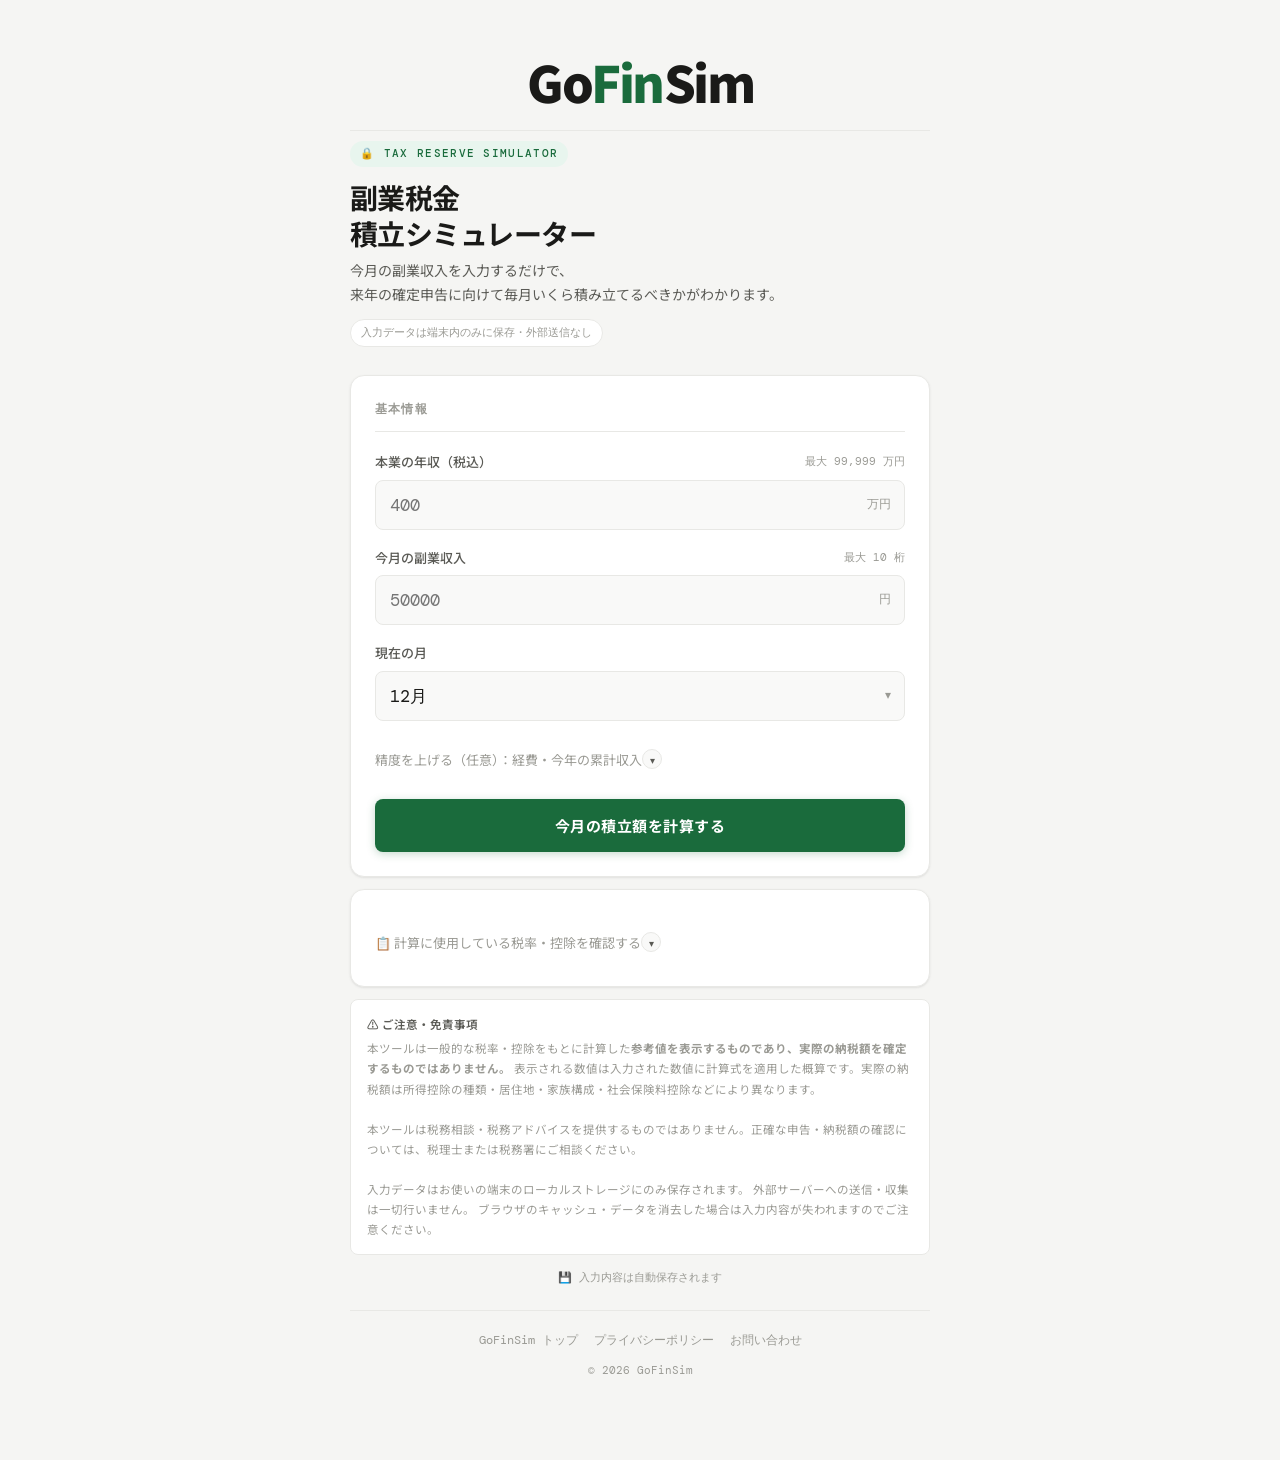
<file: index.html>
<!DOCTYPE html>
<html lang="ja">
<head>
  <meta charset="UTF-8">
  <meta name="viewport" content="width=device-width, initial-scale=1.0">
  <title>副業税金積立シミュレーター｜毎月いくら取り置くべきか</title>
  <meta name="description" content="今月の副業収入を入力するだけで、来年の確定申告に向けて毎月いくら積み立てればよいかを即座に計算。入力データは端末内にのみ保存されます。">
  <meta name="google-site-verification" content="U2IDHvB613fjATVIHFiDUIHwvOkH-m3fH6IK61D4sX8" />
  <link rel="icon" type="image/png" sizes="512x512" href="favicon.png">
  <link rel="apple-touch-icon" sizes="512x512" href="favicon.png">
  <link rel="preconnect" href="https://fonts.googleapis.com">
  <link rel="preconnect" href="https://fonts.gstatic.com" crossorigin>
  <link href="https://fonts.googleapis.com/css2?family=DM+Mono:wght@400;500&family=Noto+Sans+JP:wght@400;500;700&display=swap" rel="stylesheet">
  <link rel="stylesheet" href="style.css">
</head>
<body>
<div class="container">

  <!-- サイトナビゲーション -->
<nav class="site-nav">
  <a href="https://gofinsim.com/" class="site-nav-logo">Go<span>Fin</span>Sim</a>
</nav>

  <!-- ヘッダー -->
  <header class="header">
    <div class="header-eyebrow">🔒 Tax Reserve Simulator</div>
    <h1>副業税金<br>積立シミュレーター</h1>
    <p class="header-desc">
      今月の副業収入を入力するだけで、<br>
      来年の確定申告に向けて毎月いくら積み立てるべきかがわかります。
    </p>
    <div class="privacy-pill">
      入力データは端末内のみに保存・外部送信なし
    </div>
  </header>

  <!-- 入力カード -->
  <div class="card">
    <div class="card-heading">基本情報</div>

    <div class="field">
      <label class="field-label" for="main-income">本業の年収（税込）<span class="field-limit">最大 99,999 万円</span></label>
      <div class="input-wrap">
        <input type="text" id="main-income" inputmode="numeric" placeholder="400" autocomplete="off">
        <span class="input-unit">万円</span>
      </div>
    </div>

    <div class="field">
      <label class="field-label" for="side-income">今月の副業収入<span class="field-limit">最大 10 桁</span></label>
      <div class="input-wrap">
        <input type="text" id="side-income" inputmode="numeric" placeholder="50000" autocomplete="off">
        <span class="input-unit">円</span>
      </div>
    </div>

    <div class="field">
      <label class="field-label" for="current-month">現在の月</label>
      <div class="select-wrap">
        <select id="current-month">
          <option value="1">1月</option><option value="2">2月</option>
          <option value="3">3月</option><option value="4">4月</option>
          <option value="5">5月</option><option value="6">6月</option>
          <option value="7">7月</option><option value="8">8月</option>
          <option value="9">9月</option><option value="10">10月</option>
          <option value="11">11月</option><option value="12">12月</option>
        </select>
        <span class="select-arrow">▾</span>
      </div>
    </div>

    <!-- 任意：精度アップ -->
    <button class="optional-header" type="button" onclick="toggleOptional()">
      <span class="optional-label">精度を上げる（任意）：経費・今年の累計収入</span>
      <span class="optional-chevron" id="optional-chevron">▾</span>
    </button>

    <div class="optional-body" id="optional-body">
      <div class="field" style="margin-top:14px">
        <label class="field-label" for="cumulative-income">
          今年の副業収入累計（今月分を除く）<span class="field-limit">最大 10 桁</span>
        </label>
        <div class="input-wrap">
          <input type="text" id="cumulative-income" inputmode="numeric" placeholder="0" autocomplete="off">
          <span class="input-unit">円</span>
        </div>
      </div>
      <div class="field">
        <label class="field-label" for="expenses">今月の経費<span class="field-limit">最大 10 桁</span></label>
        <div class="input-wrap">
          <input type="text" id="expenses" inputmode="numeric" placeholder="0" autocomplete="off">
          <span class="input-unit">円</span>
        </div>
      </div>
    </div>

    <button class="calc-btn" type="button" onclick="calculate()">
      今月の積立額を計算する
    </button>
  </div>

  <!-- 結果カード -->
  <div class="result-card" id="result-card">

    <div class="result-hero">
      <div class="result-hero-label">参考積立額（概算）</div>
      <div class="result-amount-row">
        <span class="result-amount" id="result-amount">0</span>
        <span class="result-amount-unit">円</span>
      </div>
      <div class="result-desc" id="result-desc"></div>
      <div class="result-badge" id="result-badge"></div>
    </div>

    <div class="result-breakdown">
      <div class="breakdown-title">年間税額の参考値（概算）</div>

      <div class="breakdown-row">
        <span class="breakdown-label">副業にかかる所得税</span>
        <span class="breakdown-value" id="bd-income-tax">—</span>
      </div>
      <div class="breakdown-row">
        <span class="breakdown-label">住民税（翌年6月〜）</span>
        <span class="breakdown-value" id="bd-resident-tax">—</span>
      </div>
      <div class="breakdown-row">
        <span class="breakdown-label">年間税額 合計</span>
        <span class="breakdown-value accent2" id="bd-total-tax">—</span>
      </div>
      <div class="breakdown-row">
        <span class="breakdown-label">副業の実質手取り（年間推計）</span>
        <span class="breakdown-value positive" id="bd-net">—</span>
      </div>
    </div>

    <div class="result-progress">
      <div class="progress-title">残り積立期間</div>
      <div class="progress-track">
        <div class="progress-fill" id="progress-fill" style="width:0%"></div>
      </div>
      <div class="progress-labels">
        <span id="progress-passed"></span>
        <span id="progress-remain"></span>
      </div>
    </div>

  </div>

  <!-- 税率確認パネル -->
  <div class="card">
    <button class="optional-header" type="button" onclick="toggleTaxRef()">
      <span class="optional-label">📋 計算に使用している税率・控除を確認する</span>
      <span class="optional-chevron" id="taxref-chevron">▾</span>
    </button>
    <div class="optional-body" id="taxref-body">
      <div style="margin-top:14px">
        <div class="breakdown-title">所得税率（速算表・国税庁 No.2260）</div>
        <table class="tax-table">
          <thead>
            <tr><th>課税所得</th><th>税率</th><th>控除額</th></tr>
          </thead>
          <tbody>
            <tr><td>195万円以下</td><td>5%</td><td>0円</td></tr>
            <tr><td>〜330万円</td><td>10%</td><td>97,500円</td></tr>
            <tr><td>〜695万円</td><td>20%</td><td>427,500円</td></tr>
            <tr><td>〜900万円</td><td>23%</td><td>636,000円</td></tr>
            <tr><td>〜1,800万円</td><td>33%</td><td>1,536,000円</td></tr>
            <tr><td>〜4,000万円</td><td>40%</td><td>2,796,000円</td></tr>
            <tr><td>4,000万円超</td><td>45%</td><td>4,796,000円</td></tr>
          </tbody>
        </table>
        <div class="breakdown-title" style="margin-top:16px">その他の控除・税率</div>
        <table class="tax-table">
          <tbody>
            <tr><td>復興特別所得税</td><td>所得税額 × 2.1%（2037年まで）</td></tr>
            <tr><td>住民税（所得割）</td><td>副業所得 × 10%</td></tr>
            <tr><td>基礎控除</td><td>58万円（2025年分〜）<br><small style="color:#9a9a94">※2025年分は所得655万円以下で58万円より多い控除が適用されます。本ツールは積立不足を防ぐため控除額を一律58万円（最小値）で計算しており、実際の納税額より多めに見積もる設計です</small></td></tr>
            <tr><td>給与所得控除（最低）</td><td>65万円（2025年分〜）</td></tr>
            <tr><td>社会保険料控除</td><td>本業年収 × 約14.44%（概算）</td></tr>
          </tbody>
        </table>
        <p class="tax-ref-note">※ 2025年分（令和7年分）の税率・控除額を使用しています</p>
      </div>
    </div>
  </div>

  <!-- 免責・注意書き -->
  <div class="disclaimer">
    <span class="disclaimer-title">⚠ ご注意・免責事項</span>
    本ツールは一般的な税率・控除をもとに計算した<strong>参考値を表示するものであり、実際の納税額を確定するものではありません。</strong>
    表示される数値は入力された数値に計算式を適用した概算です。実際の納税額は所得控除の種類・居住地・家族構成・社会保険料控除などにより異なります。<br><br>
    本ツールは税務相談・税務アドバイスを提供するものではありません。正確な申告・納税額の確認については、税理士または税務署にご相談ください。<br><br>
    入力データはお使いの端末のローカルストレージにのみ保存されます。
    外部サーバーへの送信・収集は一切行いません。
    ブラウザのキャッシュ・データを消去した場合は入力内容が失われますのでご注意ください。
  </div>

  <div class="storage-note">💾 入力内容は自動保存されます</div>

  <!-- フッターナビゲーション -->
  <footer class="site-footer">
    <div class="site-footer-links">
      <a href="https://gofinsim.com/" class="footer-link">GoFinSim トップ</a>
      <a href="https://gofinsim.com/privacy-policy/" class="footer-link">プライバシーポリシー</a>
      <a href="https://gofinsim.com/contact/" class="footer-link">お問い合わせ</a>
    </div>
    <p class="site-footer-copy">© 2026 GoFinSim</p>
  </footer>

</div>
<script src="main.js"></script>
</body>
</html>
</file>
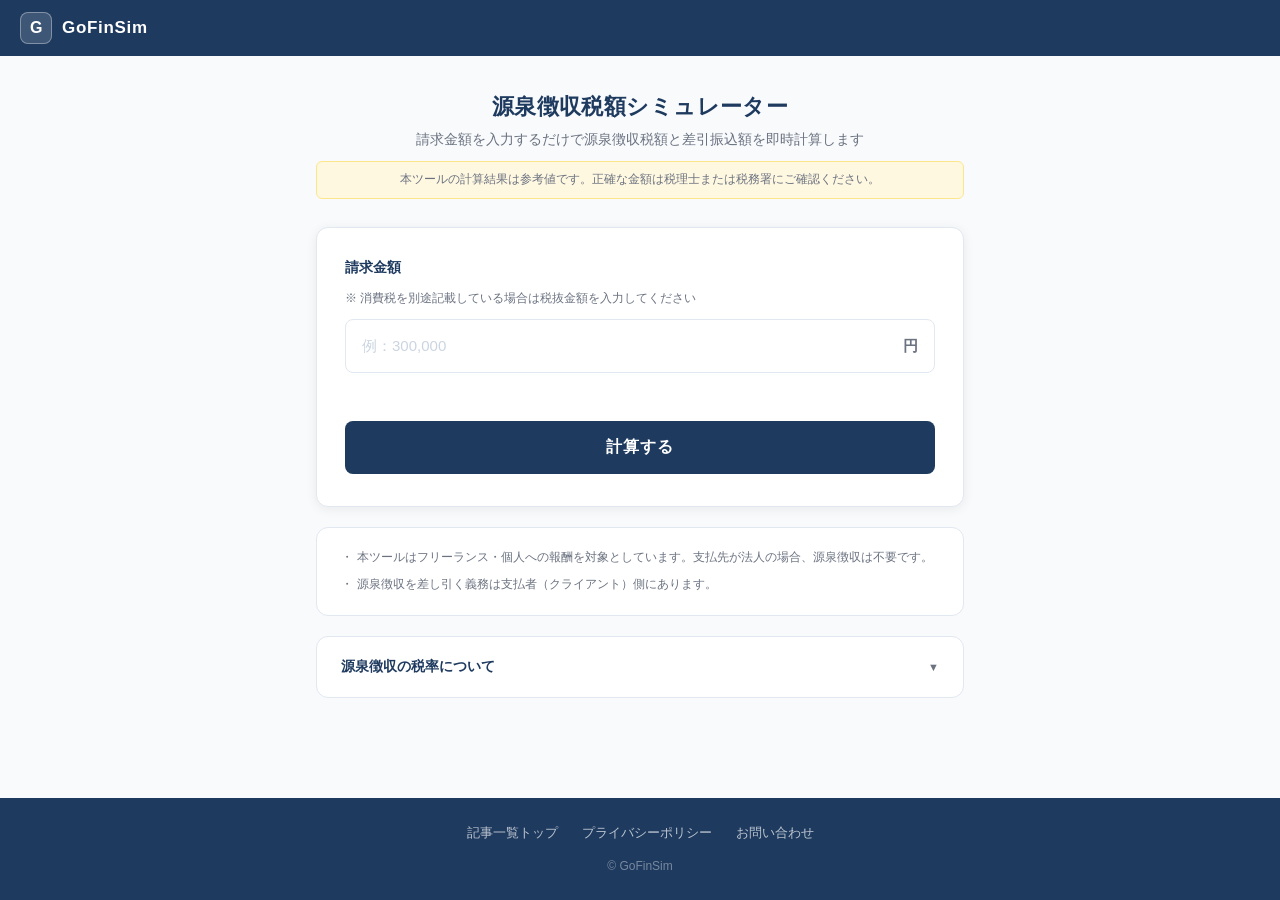
<file: withholding/index.html>
<!DOCTYPE html>
<html lang="ja">
<head>
  <meta charset="UTF-8">
  <meta name="viewport" content="width=device-width, initial-scale=1.0">
  <title>源泉徴収税額シミュレーター｜請求書の源泉税を即時計算 - GoFinSim</title>
  <meta name="description" content="フリーランス・副業の請求書に必要な源泉徴収税額を即時計算。100万円以下10.21%・超過分20.42%の二段階計算に対応。請求金額を入力するだけで差引振込額も瞬時に確認できます。">
  <meta name="robots" content="index, follow">
  <link rel="icon" type="image/png" sizes="512x512" href="favicon.png">
  <link rel="apple-touch-icon" sizes="512x512" href="favicon.png">
  <link rel="canonical" href="https://tools.gofinsim.com/withholding/">
  <link rel="stylesheet" href="style.css">
</head>
<body>

  <!-- ヘッダー -->
  <header class="site-header">
    <a href="https://gofinsim.com/" class="header-logo" aria-label="GoFinSim 記事一覧へ">
      <span class="logo-mark">G</span>
      <span class="logo-text">GoFinSim</span>
    </a>
  </header>

  <main class="main-wrap">

    <!-- ツールタイトル -->
    <section class="tool-header">
      <h1 class="tool-title">源泉徴収税額シミュレーター</h1>
      <p class="tool-subtitle">請求金額を入力するだけで源泉徴収税額と差引振込額を即時計算します</p>
      <p class="disclaimer-inline">本ツールの計算結果は参考値です。正確な金額は税理士または税務署にご確認ください。</p>
    </section>

    <!-- 入力エリア -->
    <section class="card" id="input-section">

      <!-- 請求金額入力 -->
      <div class="field-group">
        <label class="field-label" for="invoice-amount">請求金額</label>
        <p class="input-note">※ 消費税を別途記載している場合は税抜金額を入力してください</p>
        <div class="input-wrap">
          <input
            type="text"
            id="invoice-amount"
            inputmode="numeric"
            placeholder="例：300,000"
            autocomplete="off"
            maxlength="13"
          >
          <span class="input-unit">円</span>
        </div>
        <p class="error-message" id="error-message" role="alert" aria-live="polite"></p>
      </div>

      <button type="button" class="calc-btn" id="calc-btn">計算する</button>

    </section>

    <!-- 結果エリア -->
    <section class="card result-card" id="result-section" aria-live="polite">
      <p class="result-label">源泉徴収税額</p>
      <p class="result-value withholding" id="result-withholding">—</p>

      <div class="result-divider"></div>

      <p class="result-label">差引振込額</p>
      <p class="result-value net-amount" id="result-net-amount">—</p>

      <p class="result-rate" id="result-tax-rate"></p>
      <p class="result-breakdown" id="result-breakdown"></p>

      <button type="button" class="recalc-btn" id="recalc-btn">もう一度計算する</button>
    </section>

    <!-- 注記エリア -->
    <section class="notes-area">
      <ul class="notes-list">
        <li>本ツールはフリーランス・個人への報酬を対象としています。支払先が法人の場合、源泉徴収は不要です。</li>
        <li>源泉徴収を差し引く義務は支払者（クライアント）側にあります。</li>
      </ul>
    </section>

    <!-- 税率確認パネル -->
    <section class="accordion-wrap">
      <details id="rate-panel">
        <summary class="accordion-title">源泉徴収の税率について</summary>
        <div class="accordion-body">
          <table class="rate-table">
            <thead>
              <tr>
                <th>請求金額（税抜）の区分</th>
                <th>税率</th>
                <th>内訳</th>
              </tr>
            </thead>
            <tbody>
              <tr>
                <td>100万円以下の部分</td>
                <td class="rate-value">10.21%</td>
                <td>所得税10% ＋ 復興特別所得税0.21%</td>
              </tr>
              <tr>
                <td>100万円を超える部分</td>
                <td class="rate-value">20.42%</td>
                <td>所得税20% ＋ 復興特別所得税0.42%</td>
              </tr>
            </tbody>
          </table>
          <p class="accordion-note">復興特別所得税は2037年（令和19年）分まで適用されます。</p>
          <p class="accordion-note">
            <a href="https://www.nta.go.jp/taxes/shiraberu/taxanswer/gensen/2795.htm" target="_blank" rel="noopener">
              国税庁タックスアンサー No.2795（外部リンク）
            </a>
          </p>
        </div>
      </details>
    </section>

  </main>

  <!-- フッター -->
  <footer class="site-footer">
    <nav class="footer-nav">
      <a href="https://gofinsim.com/">記事一覧トップ</a>
      <a href="https://gofinsim.com/privacy-policy/">プライバシーポリシー</a>
      <a href="https://gofinsim.com/contact/">お問い合わせ</a>
    </nav>
    <p class="footer-copy">&copy; GoFinSim</p>
  </footer>

  <script src="main.js"></script>
</body>
</html>
</file>
<file: style.css>
/* ── リセット・変数 ─────────────────────────── */
*, *::before, *::after { box-sizing: border-box; margin: 0; padding: 0; }

:root {
  --bg:         #f5f5f3;
  --surface:    #ffffff;
  --surface2:   #f9f9f8;
  --border:     #e8e8e5;
  --border2:    #d4d4ce;
  --accent:     #1a6b3c;
  --accent-lt:  #e8f5ee;
  --accent2:    #c84b2f;
  --text:       #1a1a18;
  --text-sub:   #5a5a55;
  --text-muted: #9a9a94;
  --shadow-sm:  0 1px 3px rgba(0,0,0,0.06), 0 1px 2px rgba(0,0,0,0.04);
  --shadow-md:  0 4px 12px rgba(0,0,0,0.08), 0 2px 4px rgba(0,0,0,0.04);
  --radius:     14px;
  --radius-sm:  8px;
  --mono:       'DM Mono', 'Courier New', monospace;
  --sans:       'Noto Sans JP', 'Hiragino Sans', sans-serif;
  --transition: 0.18s cubic-bezier(0.4, 0, 0.2, 1);
}

/* ── ベース ──────────────────────────────────── */
html { -webkit-text-size-adjust: 100%; }

body {
  background: var(--bg);
  color: var(--text);
  font-family: var(--sans);
  font-size: 15px;
  line-height: 1.6;
  min-height: 100vh;
  padding: 32px 16px 80px;
}

/* ── レイアウト ───────────────────────────────── */
.container {
  max-width: 560px;
  margin: 0 auto;
  width: 100%;
}

/* PCで横幅を活かす */
@media (min-width: 720px) {
  body { padding: 48px 32px 80px; }
  .container { max-width: 580px; }
}

/* ── ヘッダー ─────────────────────────────────── */
.header {
  margin-bottom: 28px;
  animation: fadeDown 0.45s ease both;
}

.header-eyebrow {
  display: inline-flex;
  align-items: center;
  gap: 6px;
  font-size: 11px;
  font-weight: 500;
  letter-spacing: 0.12em;
  text-transform: uppercase;
  color: var(--accent);
  background: var(--accent-lt);
  border-radius: 20px;
  padding: 4px 10px;
  margin-bottom: 12px;
  font-family: var(--mono);
}

h1 {
  font-size: clamp(22px, 5vw, 28px);
  font-weight: 700;
  letter-spacing: -0.02em;
  line-height: 1.3;
  color: var(--text);
}

.header-desc {
  font-size: 14px;
  color: var(--text-sub);
  margin-top: 8px;
  line-height: 1.7;
}

.privacy-pill {
  display: inline-flex;
  align-items: center;
  gap: 5px;
  margin-top: 12px;
  font-size: 11px;
  color: var(--text-muted);
  background: var(--surface);
  border: 1px solid var(--border);
  border-radius: 20px;
  padding: 4px 10px;
  font-family: var(--mono);
}

/* ── カード ───────────────────────────────────── */
.card {
  background: var(--surface);
  border: 1px solid var(--border);
  border-radius: var(--radius);
  padding: 24px;
  margin-bottom: 12px;
  box-shadow: var(--shadow-sm);
  animation: fadeUp 0.45s ease both;
}

.card + .card { animation-delay: 0.06s; }

.card-heading {
  font-size: 12px;
  font-weight: 600;
  letter-spacing: 0.1em;
  text-transform: uppercase;
  color: var(--text-muted);
  font-family: var(--mono);
  margin-bottom: 20px;
  padding-bottom: 12px;
  border-bottom: 1px solid var(--border);
}

/* ── 入力フィールド ────────────────────────────── */
.field { margin-bottom: 18px; }
.field:last-of-type { margin-bottom: 0; }

.field-label {
  display: block;
  font-size: 13px;
  font-weight: 500;
  color: var(--text-sub);
  margin-bottom: 7px;
}

.input-wrap { position: relative; }

.input-wrap input,
.select-wrap select {
  width: 100%;
  background: var(--surface2);
  border: 1.5px solid var(--border);
  border-radius: var(--radius-sm);
  padding: 13px 52px 13px 14px;
  font-size: 17px;
  font-family: var(--mono);
  color: var(--text);
  outline: none;
  transition: border-color var(--transition), box-shadow var(--transition), background var(--transition);
  -webkit-appearance: none;
  appearance: none;
}

.input-wrap input:focus,
.select-wrap select:focus {
  border-color: var(--accent);
  background: var(--surface);
  box-shadow: 0 0 0 3px rgba(26,107,60,0.1);
}

.input-unit, .select-arrow {
  position: absolute;
  right: 14px;
  top: 50%;
  transform: translateY(-50%);
  font-size: 12px;
  color: var(--text-muted);
  pointer-events: none;
  font-family: var(--mono);
}

.select-wrap { position: relative; }
.select-wrap select { cursor: pointer; }

/* ── 任意セクション ────────────────────────────── */
.optional-header {
  display: flex;
  align-items: center;
  justify-content: flex-start;
  cursor: pointer;
  padding: 10px 0;
  border: none;
  background: none;
  width: 100%;
  font-family: var(--sans);
  margin-top: 8px;
}

.optional-label {
  font-size: 13px;
  color: var(--text-muted);
}

.optional-chevron {
  width: 20px;
  height: 20px;
  border-radius: 50%;
  background: var(--surface2);
  border: 1px solid var(--border);
  display: flex;
  align-items: center;
  justify-content: center;
  font-size: 10px;
  color: var(--text-sub);
  transition: transform var(--transition);
  flex-shrink: 0;
}

.optional-chevron.open { transform: rotate(180deg); }

.optional-body {
  display: none;
  padding-top: 14px;
  border-top: 1px solid var(--border);
  margin-top: 10px;
}

.optional-body.open { display: block; }

/* ── 計算ボタン ────────────────────────────────── */
.calc-btn {
  width: 100%;
  background: var(--accent);
  color: #fff;
  border: none;
  border-radius: var(--radius-sm);
  padding: 16px;
  font-size: 15px;
  font-weight: 700;
  font-family: var(--sans);
  cursor: pointer;
  letter-spacing: 0.03em;
  margin-top: 20px;
  transition: background var(--transition), transform var(--transition), box-shadow var(--transition);
  box-shadow: 0 2px 8px rgba(26,107,60,0.25);
}

.calc-btn:hover {
  background: #155a32;
  box-shadow: 0 4px 14px rgba(26,107,60,0.3);
}

.calc-btn:active {
  transform: scale(0.985);
  box-shadow: none;
}

/* ── 結果カード ────────────────────────────────── */
.result-card {
  display: none;
  background: var(--surface);
  border: 1px solid var(--border);
  border-radius: var(--radius);
  overflow: hidden;
  box-shadow: var(--shadow-md);
  margin-bottom: 12px;
  animation: fadeUp 0.4s ease both;
}

.result-card.show { display: block; }

/* メイン結果エリア */
.result-hero {
  background: linear-gradient(135deg, #1a6b3c 0%, #0f4a27 100%);
  padding: 28px 24px 24px;
  color: #fff;
  position: relative;
  overflow: hidden;
}

.result-hero::after {
  content: '';
  position: absolute;
  top: -30px;
  right: -30px;
  width: 140px;
  height: 140px;
  border-radius: 50%;
  background: rgba(255,255,255,0.05);
  pointer-events: none;
}

.result-hero-label {
  font-size: 11px;
  font-family: var(--mono);
  letter-spacing: 0.15em;
  text-transform: uppercase;
  opacity: 0.7;
  margin-bottom: 10px;
}

.result-amount-row {
  display: flex;
  align-items: baseline;
  gap: 6px;
  margin-bottom: 6px;
}

.result-amount {
  font-family: var(--mono);
  font-size: clamp(36px, 10vw, 52px);
  font-weight: 500;
  letter-spacing: -0.02em;
  line-height: 1;
}

.result-amount-unit {
  font-size: 18px;
  opacity: 0.8;
  font-family: var(--mono);
}

.result-desc {
  font-size: 12px;
  opacity: 0.75;
  line-height: 1.6;
  margin-top: 6px;
}

.result-badge {
  display: inline-block;
  background: rgba(255,255,255,0.15);
  backdrop-filter: blur(4px);
  border-radius: 20px;
  padding: 4px 12px;
  font-size: 12px;
  font-family: var(--mono);
  margin-top: 10px;
  border: 1px solid rgba(255,255,255,0.2);
}

/* 内訳 */
.result-breakdown {
  padding: 20px 24px;
  border-bottom: 1px solid var(--border);
}

.breakdown-title {
  font-size: 11px;
  font-family: var(--mono);
  letter-spacing: 0.12em;
  text-transform: uppercase;
  color: var(--text-muted);
  margin-bottom: 14px;
}

.breakdown-row {
  display: flex;
  justify-content: flex-start;
  align-items: center;
  padding: 9px 0;
  border-bottom: 1px solid var(--border);
  font-size: 14px;
}

.breakdown-row:last-child { border-bottom: none; }

.breakdown-label { color: var(--text-sub); }

.breakdown-value {
  font-family: var(--mono);
  font-size: 14px;
  font-weight: 500;
  color: var(--text);
}

.breakdown-value.accent2 { color: var(--accent2); font-size: 16px; }
.breakdown-value.positive { color: var(--accent); }

/* プログレス */
.result-progress {
  padding: 20px 24px;
}

.progress-title {
  font-size: 11px;
  font-family: var(--mono);
  letter-spacing: 0.12em;
  text-transform: uppercase;
  color: var(--text-muted);
  margin-bottom: 12px;
}

.progress-track {
  background: var(--surface2);
  border: 1px solid var(--border);
  border-radius: 99px;
  height: 8px;
  overflow: hidden;
  margin-bottom: 8px;
}

.progress-fill {
  height: 100%;
  background: linear-gradient(90deg, var(--accent), #2d9c60);
  border-radius: 99px;
  transition: width 0.7s cubic-bezier(0.4, 0, 0.2, 1);
  min-width: 3px;
}

.progress-labels {
  display: flex;
  justify-content: flex-start;
  font-size: 11px;
  color: var(--text-muted);
  font-family: var(--mono);
}

/* ── 免責 ─────────────────────────────────────── */
.disclaimer {
  background: var(--surface);
  border: 1px solid var(--border);
  border-radius: var(--radius-sm);
  padding: 14px 16px;
  font-size: 11.5px;
  color: var(--text-muted);
  line-height: 1.75;
  margin-bottom: 8px;
  animation: fadeUp 0.45s 0.2s ease both;
}

.disclaimer-title {
  font-weight: 600;
  color: var(--text-sub);
  font-size: 11.5px;
  margin-bottom: 4px;
  display: block;
}

.storage-note {
  text-align: center;
  font-size: 11px;
  color: var(--text-muted);
  font-family: var(--mono);
  padding: 6px 0 0;
  animation: fadeUp 0.45s 0.25s ease both;
}

/* ── アニメーション ────────────────────────────── */
@keyframes fadeDown {
  from { opacity: 0; transform: translateY(-10px); }
  to   { opacity: 1; transform: translateY(0); }
}

@keyframes fadeUp {
  from { opacity: 0; transform: translateY(10px); }
  to   { opacity: 1; transform: translateY(0); }
}



/* ── 記事への誘導ボタン ───────────────────────── */
.back-to-article {
  background: var(--surface);
  border: 1px solid var(--border);
  border-radius: var(--radius);
  padding: 20px 24px;
  margin-bottom: 12px;
  box-shadow: var(--shadow-sm);
}

.back-to-article-text {
  font-size: 13px;
  color: var(--text-sub);
  margin-bottom: 12px;
  text-align: center;
}

.back-to-article-links {
  display: flex;
  flex-direction: column;
  gap: 10px;
}

.back-btn {
  display: block;
  width: 100%;
  padding: 14px 16px;
  border-radius: var(--radius-sm);
  font-size: 14px;
  font-weight: 600;
  font-family: var(--sans);
  text-decoration: none;
  text-align: center;
  transition: background var(--transition), box-shadow var(--transition);
  background: var(--accent);
  color: #fff;
  box-shadow: 0 2px 8px rgba(26,107,60,0.2);
}

.back-btn:hover {
  background: #155a32;
  box-shadow: 0 4px 14px rgba(26,107,60,0.3);
}

.back-btn-secondary {
  background: var(--surface2);
  color: var(--accent);
  border: 1.5px solid var(--accent);
  box-shadow: none;
}

.back-btn-secondary:hover {
  background: var(--accent-lt);
  box-shadow: none;
}
/* ── サイトナビゲーション ────────────────────── */
.site-nav {
  display: flex;
  align-items: center;
  justify-content: center; /* 左寄せから中央寄せに変更 */
  padding: 8px 0 24px;
  margin-bottom: 8px;
  border-bottom: 1px solid var(--border);
}

.site-nav-logo {
  font-family: var(--sans);
  font-size: 50px;      
  font-weight: 900;      
  color: #1a1a18;       
  text-decoration: none;
  letter-spacing: -0.05em; 
  line-height: 1;
  display: flex;
  align-items: center;
}

/* 頭文字 "Go" の色 */
.site-nav-logo span {
  color: var(--accent); 
  margin-right: 1px;
}

/* ── サイトフッター ───────────────────────────── */
.site-footer {
  margin-top: 24px;
  padding-top: 20px;
  border-top: 1px solid var(--border);
  text-align: center;
}

.site-footer-links {
  display: flex;
  flex-wrap: wrap;
  justify-content: center;
  gap: 16px;
  margin-bottom: 12px;
}

.footer-link {
  font-size: 12px;
  color: var(--text-muted);
  text-decoration: none;
  font-family: var(--mono);
  transition: color var(--transition);
}

.footer-link:hover { color: var(--accent); }

.site-footer-copy {
  font-size: 11px;
  color: var(--text-muted);
  font-family: var(--mono);
}

/* ── 桁数上限注記 ─────────────────────────────── */
.field-limit {
  float: right;
  font-size: 11px;
  font-weight: 400;
  color: var(--text-muted);
  font-family: var(--mono);
  margin-top: 1px;
}
/* ── 税率テーブル ─────────────────────────────── */
.tax-table {
  width: 100%;
  border-collapse: collapse;
  font-size: 12px;
  margin-bottom: 4px;
}

.tax-table th {
  text-align: left;
  padding: 6px 8px;
  font-size: 11px;
  color: var(--text-muted);
  font-family: var(--mono);
  border-bottom: 1px solid var(--border);
  font-weight: 500;
}

.tax-table td {
  padding: 7px 8px;
  border-bottom: 1px solid var(--border);
  color: var(--text-sub);
  vertical-align: middle;
}

.tax-table tbody tr:last-child td { border-bottom: none; }

.tax-table tbody tr:nth-child(odd) td {
  background: var(--surface2);
}

.tax-ref-note {
  font-size: 11px;
  color: var(--text-muted);
  margin-top: 10px;
  font-family: var(--mono);
}

/* number input スピナー非表示 */
input[type=number]::-webkit-inner-spin-button,
input[type=number]::-webkit-outer-spin-button { -webkit-appearance: none; }
input[type=number] { -moz-appearance: textfield; }
</file>
<file: withholding/style.css>
/* =============================================
   GoFinSim 源泉徴収税額シミュレーター
   style.css
   フォント：Noto Sans CJK JP（ローカル指定）
   ============================================= */

/* リセット・ベース */
*, *::before, *::after {
  box-sizing: border-box;
  margin: 0;
  padding: 0;
}

:root {
  --color-main:       #1e3a5f;
  --color-main-light: #2d6a9f;
  --color-withhold:   #dc2626;
  --color-net:        #1d4ed8;
  --color-error:      #dc2626;
  --color-note:       #6b7280;
  --color-border:     #e2e8f0;
  --color-bg:         #f8fafc;
  --color-white:      #ffffff;
  --color-text:       #1f2937;
  --radius-card:      12px;
  --radius-btn:       8px;
  --shadow-card:      0 2px 12px rgba(0,0,0,0.07);
  --font-base:        'Noto Sans CJK JP', 'Noto Sans JP', 'Hiragino Kaku Gothic ProN', Meiryo, sans-serif;
}

html {
  font-size: 16px;
  -webkit-text-size-adjust: 100%;
}

body {
  font-family: var(--font-base);
  background: var(--color-bg);
  color: var(--color-text);
  line-height: 1.7;
  min-height: 100vh;
  display: flex;
  flex-direction: column;
}

/* =============================================
   ヘッダー
   ============================================= */
.site-header {
  background: var(--color-main);
  padding: 0 20px;
  height: 56px;
  display: flex;
  align-items: center;
}

.header-logo {
  display: flex;
  align-items: center;
  gap: 10px;
  text-decoration: none;
  color: var(--color-white);
}

.logo-mark {
  width: 32px;
  height: 32px;
  background: rgba(255,255,255,0.15);
  border: 1.5px solid rgba(255,255,255,0.35);
  border-radius: 8px;
  display: flex;
  align-items: center;
  justify-content: center;
  font-size: 16px;
  font-weight: 900;
  letter-spacing: -0.02em;
  flex-shrink: 0;
}

.logo-text {
  font-size: 17px;
  font-weight: 700;
  letter-spacing: 0.04em;
}

/* =============================================
   メインレイアウト
   ============================================= */
.main-wrap {
  flex: 1;
  width: 100%;
  max-width: 680px;
  margin: 0 auto;
  padding: 32px 16px 48px;
  display: flex;
  flex-direction: column;
  gap: 20px;
}

/* =============================================
   ツールヘッダー
   ============================================= */
.tool-header {
  text-align: center;
  padding: 4px 0 8px;
}

.tool-title {
  font-size: 22px;
  font-weight: 900;
  color: var(--color-main);
  letter-spacing: 0.02em;
  margin-bottom: 6px;
  line-height: 1.35;
}

.tool-subtitle {
  font-size: 14px;
  color: var(--color-note);
  margin-bottom: 10px;
}

.disclaimer-inline {
  font-size: 12px;
  color: var(--color-note);
  background: #fff8e1;
  border: 1px solid #fde68a;
  border-radius: 6px;
  padding: 8px 14px;
  text-align: center;
  line-height: 1.6;
}

/* =============================================
   カード
   ============================================= */
.card {
  background: var(--color-white);
  border: 1px solid var(--color-border);
  border-radius: var(--radius-card);
  padding: 28px 28px 32px;
  box-shadow: var(--shadow-card);
}

/* =============================================
   フィールド
   ============================================= */
.field-group {
  margin-bottom: 24px;
}

.field-label {
  display: block;
  font-size: 14px;
  font-weight: 700;
  color: var(--color-main);
  margin-bottom: 10px;
}

/* 入力補足注記 */
.input-note {
  font-size: 12px;
  color: var(--color-note);
  margin-bottom: 10px;
  line-height: 1.6;
}

/* テキスト入力 */
.input-wrap {
  display: flex;
  align-items: center;
  gap: 0;
  border: 1.5px solid var(--color-border);
  border-radius: 8px;
  background: var(--color-white);
  overflow: hidden;
  transition: border-color 0.15s, box-shadow 0.15s;
}

.input-wrap:focus-within {
  border-color: var(--color-main-light);
  box-shadow: 0 0 0 3px rgba(45,106,159,0.12);
}

#invoice-amount {
  flex: 1;
  font-family: var(--font-base);
  font-size: 18px;
  font-weight: 700;
  color: var(--color-text);
  border: none;
  outline: none;
  padding: 14px 16px;
  background: transparent;
  min-height: 52px;
  -webkit-appearance: none;
}

#invoice-amount::placeholder {
  font-weight: 400;
  color: #cbd5e1;
  font-size: 15px;
}

.input-unit {
  font-size: 15px;
  font-weight: 700;
  color: var(--color-note);
  padding: 0 16px 0 4px;
  flex-shrink: 0;
}

/* エラーメッセージ */
.error-message {
  font-size: 13px;
  color: var(--color-error);
  margin-top: 6px;
  min-height: 18px;
  line-height: 1.4;
}

/* 計算ボタン */
.calc-btn {
  width: 100%;
  background: var(--color-main);
  color: var(--color-white);
  font-family: var(--font-base);
  font-size: 16px;
  font-weight: 700;
  border: none;
  border-radius: var(--radius-btn);
  padding: 16px;
  cursor: pointer;
  letter-spacing: 0.06em;
  min-height: 52px;
  transition: background 0.15s, transform 0.1s;
  -webkit-tap-highlight-color: transparent;
}

.calc-btn:hover {
  background: var(--color-main-light);
}

.calc-btn:active {
  transform: scale(0.98);
}

/* =============================================
   結果エリア
   ============================================= */
.result-card {
  display: none;
  text-align: center;
}

.result-card.is-visible {
  display: block;
}

.result-label {
  font-size: 13px;
  font-weight: 700;
  color: var(--color-note);
  letter-spacing: 0.08em;
  margin-bottom: 6px;
}

.result-value {
  font-size: 40px;
  font-weight: 900;
  letter-spacing: -0.01em;
  line-height: 1.1;
  margin-bottom: 4px;
}

.result-value::after {
  content: ' 円';
  font-size: 18px;
  font-weight: 700;
}

.result-value.withholding {
  color: var(--color-withhold);
}

.result-value.net-amount {
  color: var(--color-net);
}

.result-divider {
  height: 1px;
  background: var(--color-border);
  margin: 20px 0;
}

.result-rate {
  font-size: 13px;
  color: var(--color-note);
  margin-top: 12px;
  line-height: 1.6;
}

.result-breakdown {
  font-size: 12px;
  color: var(--color-note);
  margin-top: 4px;
  line-height: 1.6;
}

.recalc-btn {
  display: inline-block;
  margin-top: 20px;
  background: none;
  border: 1.5px solid var(--color-border);
  border-radius: var(--radius-btn);
  font-family: var(--font-base);
  font-size: 14px;
  font-weight: 700;
  color: var(--color-note);
  padding: 10px 24px;
  cursor: pointer;
  min-height: 44px;
  transition: border-color 0.15s, color 0.15s;
  -webkit-tap-highlight-color: transparent;
}

.recalc-btn:hover {
  border-color: var(--color-main);
  color: var(--color-main);
}

/* =============================================
   注記エリア
   ============================================= */
.notes-area {
  background: var(--color-white);
  border: 1px solid var(--color-border);
  border-radius: var(--radius-card);
  padding: 20px 24px;
}

.notes-list {
  list-style: none;
  display: flex;
  flex-direction: column;
  gap: 8px;
}

.notes-list li {
  font-size: 12px;
  color: var(--color-note);
  line-height: 1.65;
  padding-left: 16px;
  position: relative;
}

.notes-list li::before {
  content: '・';
  position: absolute;
  left: 0;
  color: var(--color-note);
}

/* =============================================
   アコーディオン
   ============================================= */
.accordion-wrap {
  background: var(--color-white);
  border: 1px solid var(--color-border);
  border-radius: var(--radius-card);
  overflow: hidden;
}

.accordion-title {
  display: flex;
  align-items: center;
  justify-content: space-between;
  font-size: 14px;
  font-weight: 700;
  color: var(--color-main);
  padding: 18px 24px;
  cursor: pointer;
  list-style: none;
  min-height: 56px;
  -webkit-tap-highlight-color: transparent;
}

.accordion-title::-webkit-details-marker {
  display: none;
}

.accordion-title::after {
  content: '▼';
  font-size: 11px;
  color: var(--color-note);
  transition: transform 0.2s;
  flex-shrink: 0;
  margin-left: 8px;
}

details[open] .accordion-title::after {
  transform: rotate(180deg);
}

.accordion-body {
  padding: 0 24px 20px;
  border-top: 1px solid var(--color-border);
}

.rate-table {
  width: 100%;
  border-collapse: collapse;
  font-size: 13px;
  margin: 16px 0 12px;
}

.rate-table th {
  background: var(--color-main);
  color: var(--color-white);
  font-weight: 700;
  padding: 10px 12px;
  text-align: left;
  font-size: 12px;
}

.rate-table td {
  padding: 10px 12px;
  border-bottom: 1px solid var(--color-border);
  font-size: 13px;
  color: var(--color-text);
  vertical-align: middle;
}

.rate-table tr:last-child td {
  border-bottom: none;
}

.rate-table tr:nth-child(even) td {
  background: #f8fafc;
}

.rate-value {
  font-weight: 900;
  color: var(--color-main);
  white-space: nowrap;
}

.accordion-note {
  font-size: 12px;
  color: var(--color-note);
  margin-top: 8px;
  line-height: 1.6;
}

.accordion-note a {
  color: var(--color-main-light);
  text-decoration: underline;
}

/* =============================================
   フッター
   ============================================= */
.site-footer {
  background: var(--color-main);
  padding: 24px 20px;
  text-align: center;
}

.footer-nav {
  display: flex;
  justify-content: center;
  flex-wrap: wrap;
  gap: 8px 24px;
  margin-bottom: 12px;
}

.footer-nav a {
  font-size: 13px;
  color: rgba(255,255,255,0.70);
  text-decoration: none;
  transition: color 0.15s;
}

.footer-nav a:hover {
  color: var(--color-white);
}

.footer-copy {
  font-size: 12px;
  color: rgba(255,255,255,0.40);
}

/* =============================================
   レスポンシブ（スマホ対応）
   ============================================= */
@media (max-width: 600px) {
  .main-wrap {
    padding: 20px 12px 40px;
    gap: 16px;
  }

  .tool-title {
    font-size: 19px;
  }

  .card {
    padding: 20px 16px 24px;
  }

  #invoice-amount {
    font-size: 16px; /* iOS自動ズーム防止：16px以上必須 */
  }

  .result-value {
    font-size: 34px;
  }

  .result-value::after {
    font-size: 16px;
  }

  .rate-table {
    font-size: 12px;
  }

  .rate-table th,
  .rate-table td {
    padding: 8px 8px;
  }

  .accordion-title {
    padding: 16px 16px;
    font-size: 13px;
  }

  .accordion-body {
    padding: 0 16px 16px;
  }

  .notes-area {
    padding: 16px 16px;
  }
}
</file>
